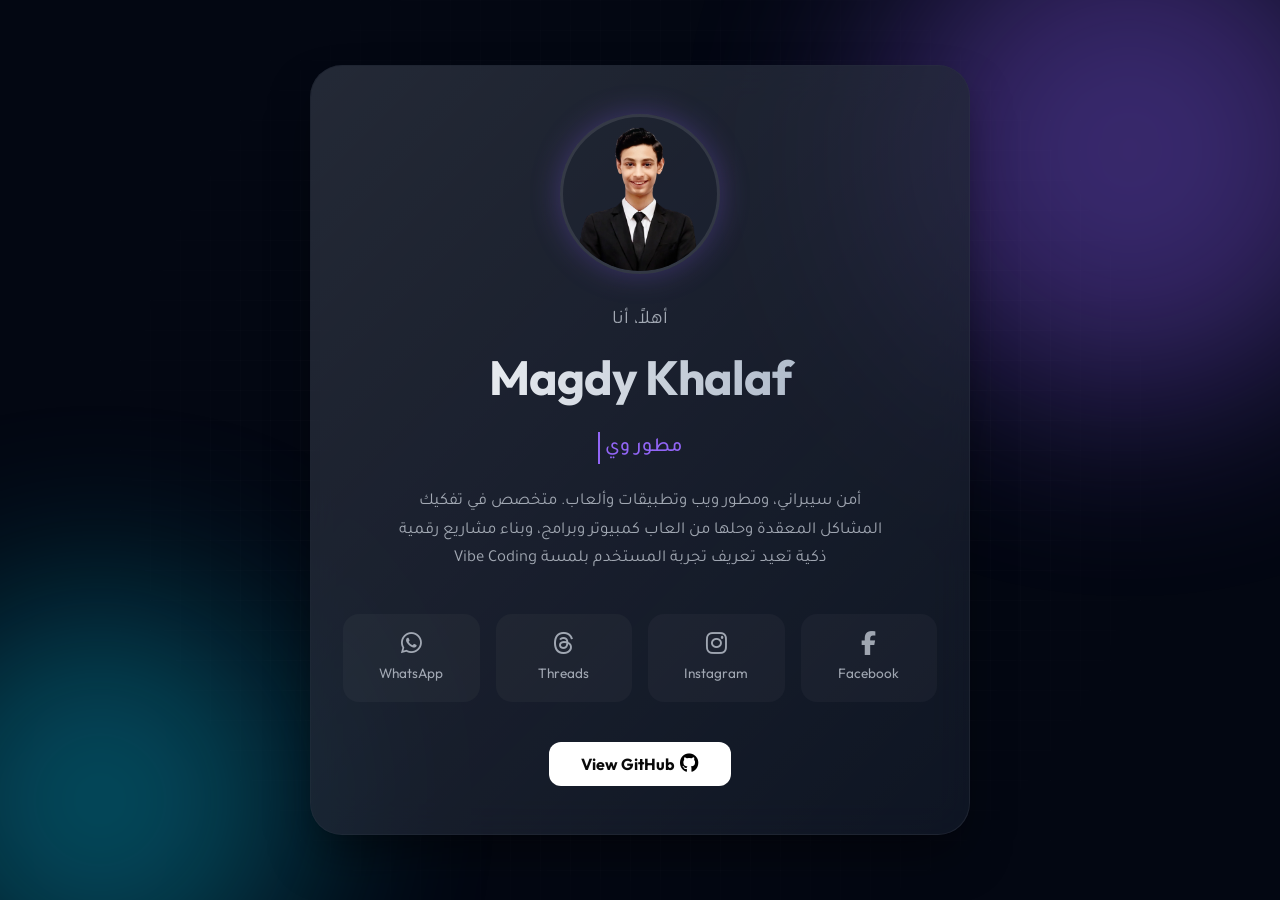
<file: index.html>
<!DOCTYPE html>
<html lang="ar" dir="rtl">

<head>
    <meta charset="UTF-8">
    <meta name="viewport" content="width=device-width, initial-scale=1.0">
    <title>Magdy Khalaf | Portfolio</title>
    <meta name="description" content="Portfolio of Magdy Khalaf - Web Developer & Creative Designer">

    <!-- Fonts -->
    <link rel="preconnect" href="https://fonts.googleapis.com">
    <link rel="preconnect" href="https://fonts.gstatic.com" crossorigin>
    <link
        href="https://fonts.googleapis.com/css2?family=Outfit:wght@300;400;500;700&family=Tajawal:wght@400;500;700;800&display=swap"
        rel="stylesheet">

    <!-- Icons -->
    <link rel="stylesheet" href="https://cdnjs.cloudflare.com/ajax/libs/font-awesome/6.5.1/css/all.min.css">

    <!-- CSS -->
    <link rel="stylesheet" href="style.css">
</head>

<body>

    <!-- Background Elements -->
    <div class="bg-glow bg-glow-1"></div>
    <div class="bg-glow bg-glow-2"></div>
    <div class="grid-overlay"></div>

    <main class="main-container">

        <section class="hero-section glass-panel">
            <div class="profile-header">
                <div class="profile-frame">
                    <img src="avatar.png" alt="Magdy Khalaf" class="profile-avatar">

                </div>
            </div>

            <div class="content-body">
                <h1 class="main-title">
                    <span class="greeting">أهلاً، أنا</span>
                    <span class="name-highlight">Magdy Khalaf</span>
                </h1>

                <div class="role-container">
                    <span class="role-text" id="typing-text"></span><span class="cursor">|</span>
                </div>

                <p class="bio-text">
                    أمن سيبراني، ومطور ويب وتطبيقات وألعاب. متخصص في تفكيك المشاكل المعقدة وحلها من العاب كمبيوتر وبرامج، وبناء مشاريع رقمية ذكية تعيد تعريف تجربة المستخدم بلمسة Vibe Coding
                </p>

                <div class="social-grid">
                    <a href="https://www.facebook.com/share/1VBzuUzA9X/" target="_blank" class="social-card fb">
                        <i class="fab fa-facebook-f"></i>
                        <span>Facebook</span>
                    </a>
                    <a href="https://www.instagram.com/professor.x_mk?stkn=Z211dWl1dGxiaG9l" target="_blank" class="social-card insta">
                        <i class="fab fa-instagram"></i>
                        <span>Instagram</span>
                    </a>
                    <a href="https://www.threads.net/@professor.x_mk" target="_blank" class="social-card threads">
                        <i class="fa-brands fa-threads"></i>
                        <span>Threads</span>
                    </a>
                    <a href="https://wa.me/201278266149" target="_blank" class="social-card whatsapp">
                        <i class="fab fa-whatsapp"></i>
                        <span>WhatsApp</span>
                    </a>
                </div>

                <div class="cta-actions">
                    <a href="https://github.com/MAG-AI-PX" class="btn btn-primary" id="github-btn"
                        target="_blank">
                        <i class="fab fa-github"></i><span>View GitHub</span>
                    </a>
                </div>
            </div>
        </section>

    </main>

    <script src="script.js"></script>
</body>

</html>
</file>
<file: style.css>
:root {
    --bg-color: #030712;
    /* Very dark blue/black */
    --card-bg: rgba(17, 24, 39, 0.7);
    --border-color: rgba(255, 255, 255, 0.08);

    --primary-accent: #8b5cf6;
    /* Violet */
    --secondary-accent: #06b6d4;
    /* Cyan */
    --text-primary: #f9fafb;
    --text-secondary: #9ca3af;

    --font-ar: 'Tajawal', sans-serif;
    --font-en: 'Outfit', sans-serif;
}

* {
    margin: 0;
    padding: 0;
    box-sizing: border-box;
}

html,
body {
    min-height: 100%;
    margin: 0;
}

body {
    background-color: var(--bg-color);
    color: var(--text-primary);
    font-family: var(--font-ar);
    min-height: 100vh;
    display: flex;
    justify-content: center;
    align-items: center;
    position: relative;
    line-height: 1.6;
    overflow-x: hidden;
}

/* Background Effects */
.bg-glow {
    position: fixed;
    border-radius: 50%;
    filter: blur(100px);
    z-index: -2;
    opacity: 0.4;
}

.bg-glow-1 {
    width: 500px;
    height: 500px;
    background: var(--primary-accent);
    top: -100px;
    right: -100px;
}

.bg-glow-2 {
    width: 400px;
    height: 400px;
    background: var(--secondary-accent);
    bottom: -100px;
    left: -100px;
    animation-delay: 2s;
}

.grid-overlay {
    position: fixed;
    inset: 0;
    background-image: linear-gradient(rgba(255, 255, 255, 0.03) 1px, transparent 1px),
        linear-gradient(90deg, rgba(255, 255, 255, 0.03) 1px, transparent 1px);
    background-size: 30px 30px;
    z-index: -1;
    mask-image: radial-gradient(circle at center, black, transparent 80%);
}

/* Container */
.main-container {
    width: 100%;
    max-width: 700px;
    padding: 20px;

}

/* Glass Panel */
.glass-panel {
    background: var(--card-bg);
    backdrop-filter: blur(20px);
    -webkit-backdrop-filter: blur(20px);
    border: 1px solid var(--border-color);
    border-radius: 32px;
    padding: 3rem 2rem;
    box-shadow: 0 25px 50px -12px rgba(0, 0, 0, 0.5);


    text-align: center;
    position: relative;
    overflow: hidden;
}

.glass-panel::before {
    content: '';
    position: absolute;
    top: 0;
    left: 0;
    width: 100%;
    height: 100%;
    background: linear-gradient(135deg,
            rgba(255, 255, 255, 0.1) 0%,
            rgba(255, 255, 255, 0.01) 100%);
    pointer-events: none;
}

/* Profile Section */
.profile-header {
    margin-bottom: 2rem;
    position: relative;
    display: inline-block;
}

.profile-frame {
    position: relative;
    width: 160px;
    height: 160px;
    margin: 0 auto;
    border-radius: 50%;
    overflow: hidden;
    border: 3px solid rgba(255, 255, 255, 0.1);
    box-shadow: 0 0 30px rgba(139, 92, 246, 0.3);
    transition: border-color 0.3s ease;
}

.profile-avatar {
    width: 108%;
    height: 100%;
    object-fit: cover;
    object-position: center 40%;
    transform: scale(1.5);
    transition: transform 0.4s ease;
}

.profile-header:hover .profile-avatar {
    transform: scale(1.4);
}

.profile-header:hover .profile-frame {
    border-color: var(--primary-accent);
}



/* Typography */
.main-title {
    margin-bottom: 1rem;
    display: flex;
    flex-direction: column;
    gap: 0.2rem;
}

.greeting {
    font-size: 1.2rem;
    color: var(--text-secondary);
    font-weight: 400;
}

.name-highlight {
    font-family: var(--font-en);
    font-size: 3rem;
    font-weight: 700;
    background: linear-gradient(to right, #fff, #94a3b8);
    -webkit-background-clip: text;
    background-clip: text;
    color: transparent;
    letter-spacing: -1px;
}

.role-container {
    margin-bottom: 1.5rem;
    font-size: 1.25rem;
    color: var(--primary-accent);
    font-weight: 500;
    height: 1.6em;
    /* Prevent layout shift */
}

.cursor {
    display: inline-block;
    width: 2px;
    background-color: var(--text-secondary);
    animation: blink 1s infinite;
    margin-right: 5px;
}

.bio-text {
    color: var(--text-secondary);
    max-width: 500px;
    margin: 0 auto 2.5rem;
    font-size: 1.05rem;
    line-height: 1.7;
}

/* Social Grid */
.social-grid {
    display: grid;
    grid-template-columns: repeat(4, 1fr);
    gap: 1rem;
    margin-bottom: 2.5rem;
}

.social-card {
    display: flex;
    flex-direction: column;
    align-items: center;
    gap: 0.5rem;
    padding: 1rem;
    background: rgba(255, 255, 255, 0.03);
    border-radius: 16px;
    text-decoration: none;
    color: var(--text-secondary);
    transition: all 0.3s ease;
    border: 1px solid transparent;
}

.social-card i {
    font-size: 1.5rem;
    transition: transform 0.3s cubic-bezier(0.175, 0.885, 0.32, 1.275);
}

.social-card span {
    font-family: var(--font-en);
    font-size: 0.85rem;
}

.social-card:hover {
    background: rgba(255, 255, 255, 0.08);
    transform: translateY(-5px);
    color: var(--text-primary);
    border-color: rgba(255, 255, 255, 0.1);
}

.social-card.fb:hover i {
    color: #1877f2;
    transform: scale(1.2);
}

.social-card.insta:hover i {
    color: #e4405f;
    transform: scale(1.2);
}

.social-card.threads:hover i {
    color: #fff;
    transform: scale(1.2);
}

.social-card.whatsapp:hover i {
    color: #25d366;
    transform: scale(1.2);
}

/* Buttons */
.cta-actions {
    display: flex;
    justify-content: center;
    gap: 1rem;
}

.btn {
    padding: 0.8rem 2rem;
    border-radius: 12px;
    font-family: var(--font-ar);
    font-weight: 700;
    text-decoration: none;
    transition: all 0.3s ease;
    border: none;
    cursor: pointer;
    display: inline-flex;
    align-items: center;
    gap: 0.5rem;
    font-size: 1rem;
}

.btn-primary {
    background: white;
    color: black;
}

.btn-primary:hover {
    transform: translateY(-2px);
    box-shadow: 0 10px 20px -5px rgba(255, 255, 255, 0.3);
}

#github-btn {
    font-family: var(--font-en);
    gap: 0.35rem;
}

#github-btn i {
    font-size: 1.2rem;
    display: inline-flex;
    align-items: center;
    line-height: 1;
    transform: translateY(0);
}

#github-btn span {
    display: inline-flex;
    align-items: center;
    line-height: 1;
}

.btn-secondary {
    background: transparent;
    border: 1px solid rgba(255, 255, 255, 0.1);
    color: var(--text-primary);
}

.btn-secondary.disabled-link {
    opacity: 0.6;
    cursor: not-allowed;
}

/* Animations */
@keyframes pulse {
    0% {
        transform: scale(1);
        opacity: 0.4;
    }

    100% {
        transform: scale(1.2);
        opacity: 0.6;
    }
}

@keyframes blink {

    0%,
    100% {
        opacity: 1;
    }

    50% {
        opacity: 0;
    }
}



/* Responsive */
@media (max-width: 600px) {
    body {
        padding: 20px 10px;
        align-items: flex-start;
        /* Better for scrolling content */
    }

    .main-container {
        padding: 10px;
    }

    .glass-panel {
        padding: 2.5rem 1.25rem;
        border-radius: 24px;
    }

    .name-highlight {
        font-size: 2.2rem;
    }

    .bio-text {
        font-size: 0.95rem;
        margin-bottom: 2rem;
    }

    .social-grid {
        grid-template-columns: repeat(2, 1fr);
        gap: 0.75rem;
    }

    .social-card {
        padding: 0.85rem;
    }

    .profile-frame {
        width: 140px;
        height: 140px;
    }
}

@media (max-width: 380px) {
    .name-highlight {
        font-size: 1.8rem;
    }

    .social-grid {
        gap: 0.5rem;
    }
}

#typing-text {
    border-right: none;
}

.cursor {
    display: inline-block;
    width: 2px;
    background-color: var(--primary-accent);
    color: transparent;
    margin-right: 5px;
    animation: blink 1s infinite;
    user-select: none;
}

@keyframes blink {
    0%, 100% { opacity: 1; }
    50% { opacity: 0; }
}
</file>
